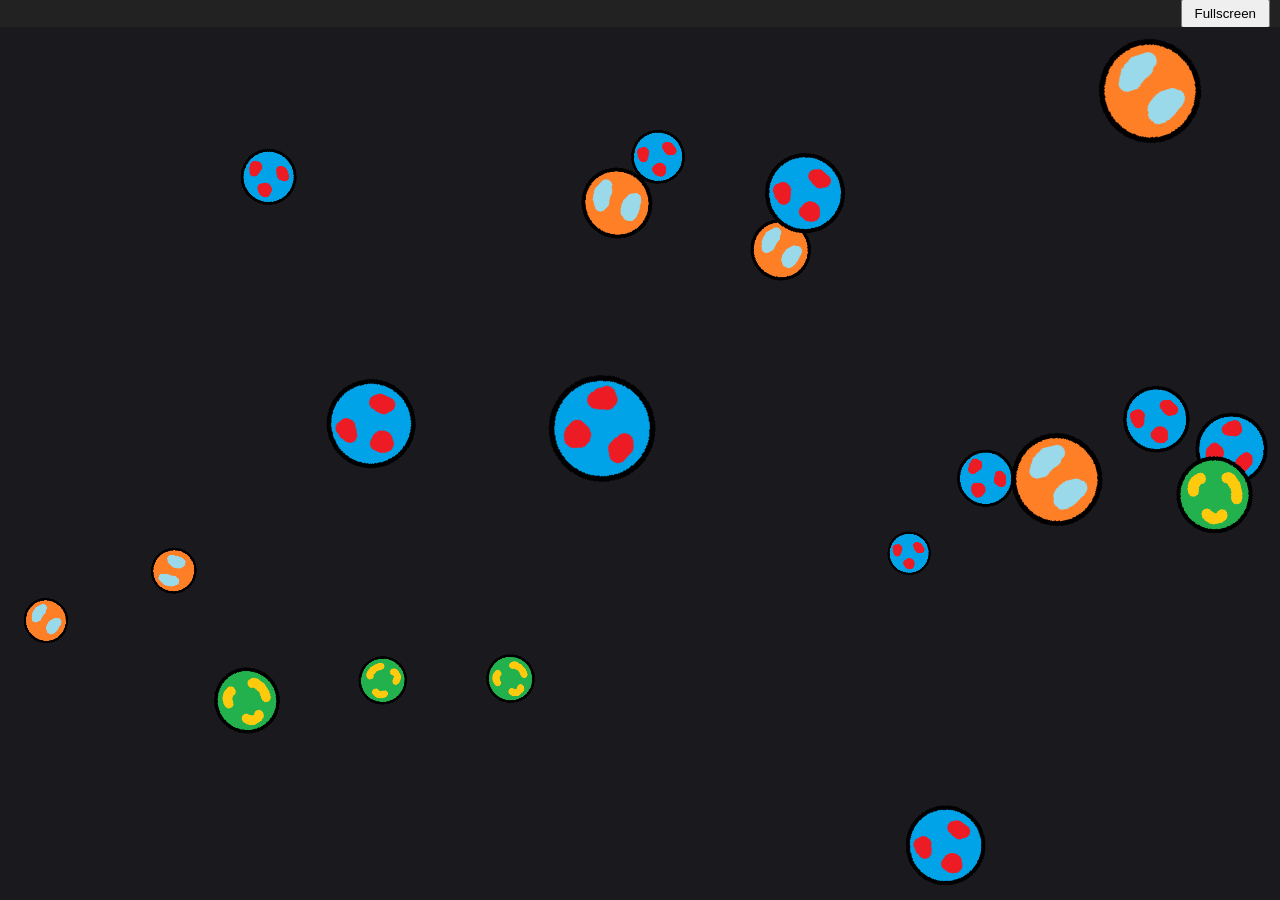
<file: projects/test/try_online/index.html>
<!doctype html>
<html>
<head>
    <meta charset="utf-8">
    <title>Mon jeu</title>

    <style>
        html, body {
            margin: 0;
            width: 100%;
            height: 100%;
            overflow: hidden;
            background: #222;
        }

        #toolbar {
            height: 3vh;
            display: flex;
            align-items: center;
            justify-content: flex-end;
            box-sizing: border-box;
            padding: 5px 10px;
        }

        #fullscreen {
            padding: 5px 12px;
            cursor: pointer;
        }

        #canvas {
            width: 100%;
            height: 97vh;
            display: block;
        }
    </style>
</head>

<body>

    <div id="toolbar">
        <button id="fullscreen">Fullscreen</button>
    </div>

    <canvas id="canvas"
            oncontextmenu="event.preventDefault()">
    </canvas>

    <script>
        document.getElementById("fullscreen").addEventListener("click", () => {
            const canvas = document.getElementById("canvas");

            if (!document.fullscreenElement) {
                canvas.requestFullscreen();
            } else {
                document.exitFullscreen();
            }
        });
    </script>

    <script async type="text/javascript" src="projt1.js"></script>

</body>
</html>
</file>
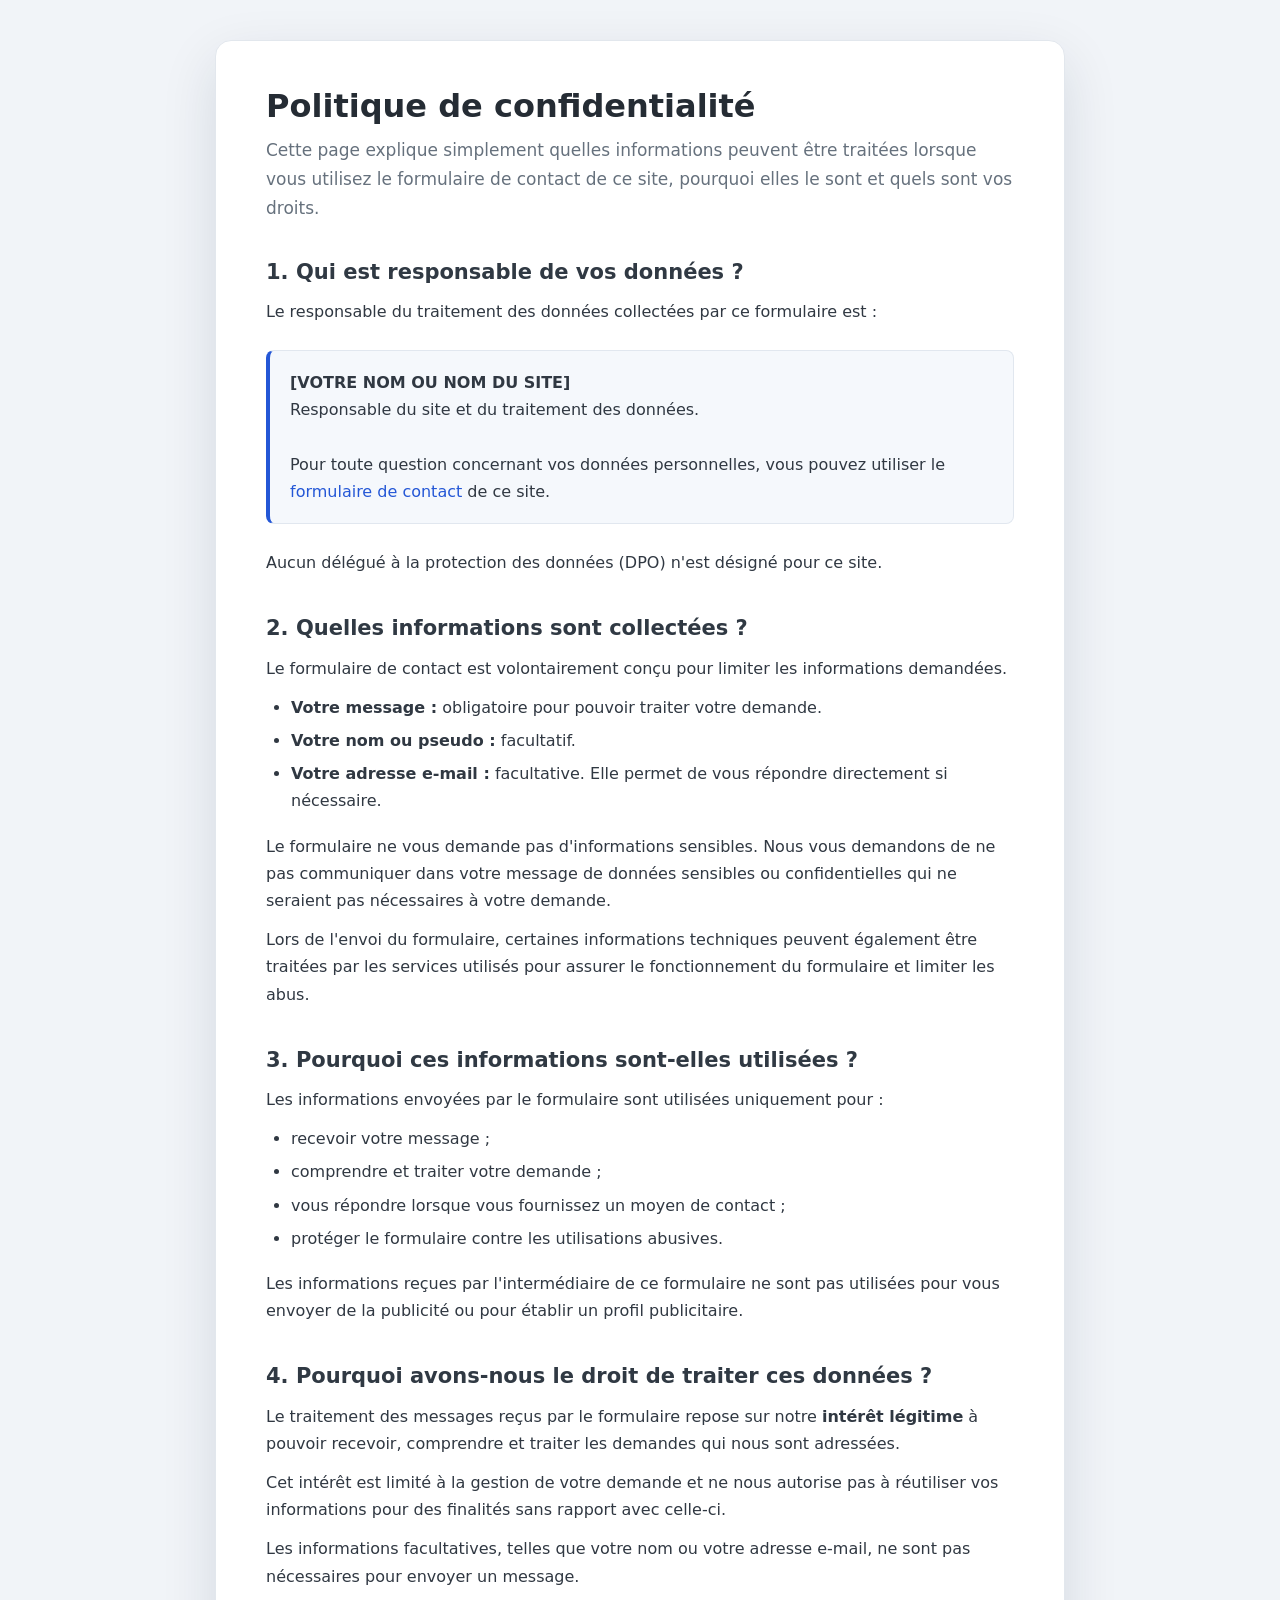
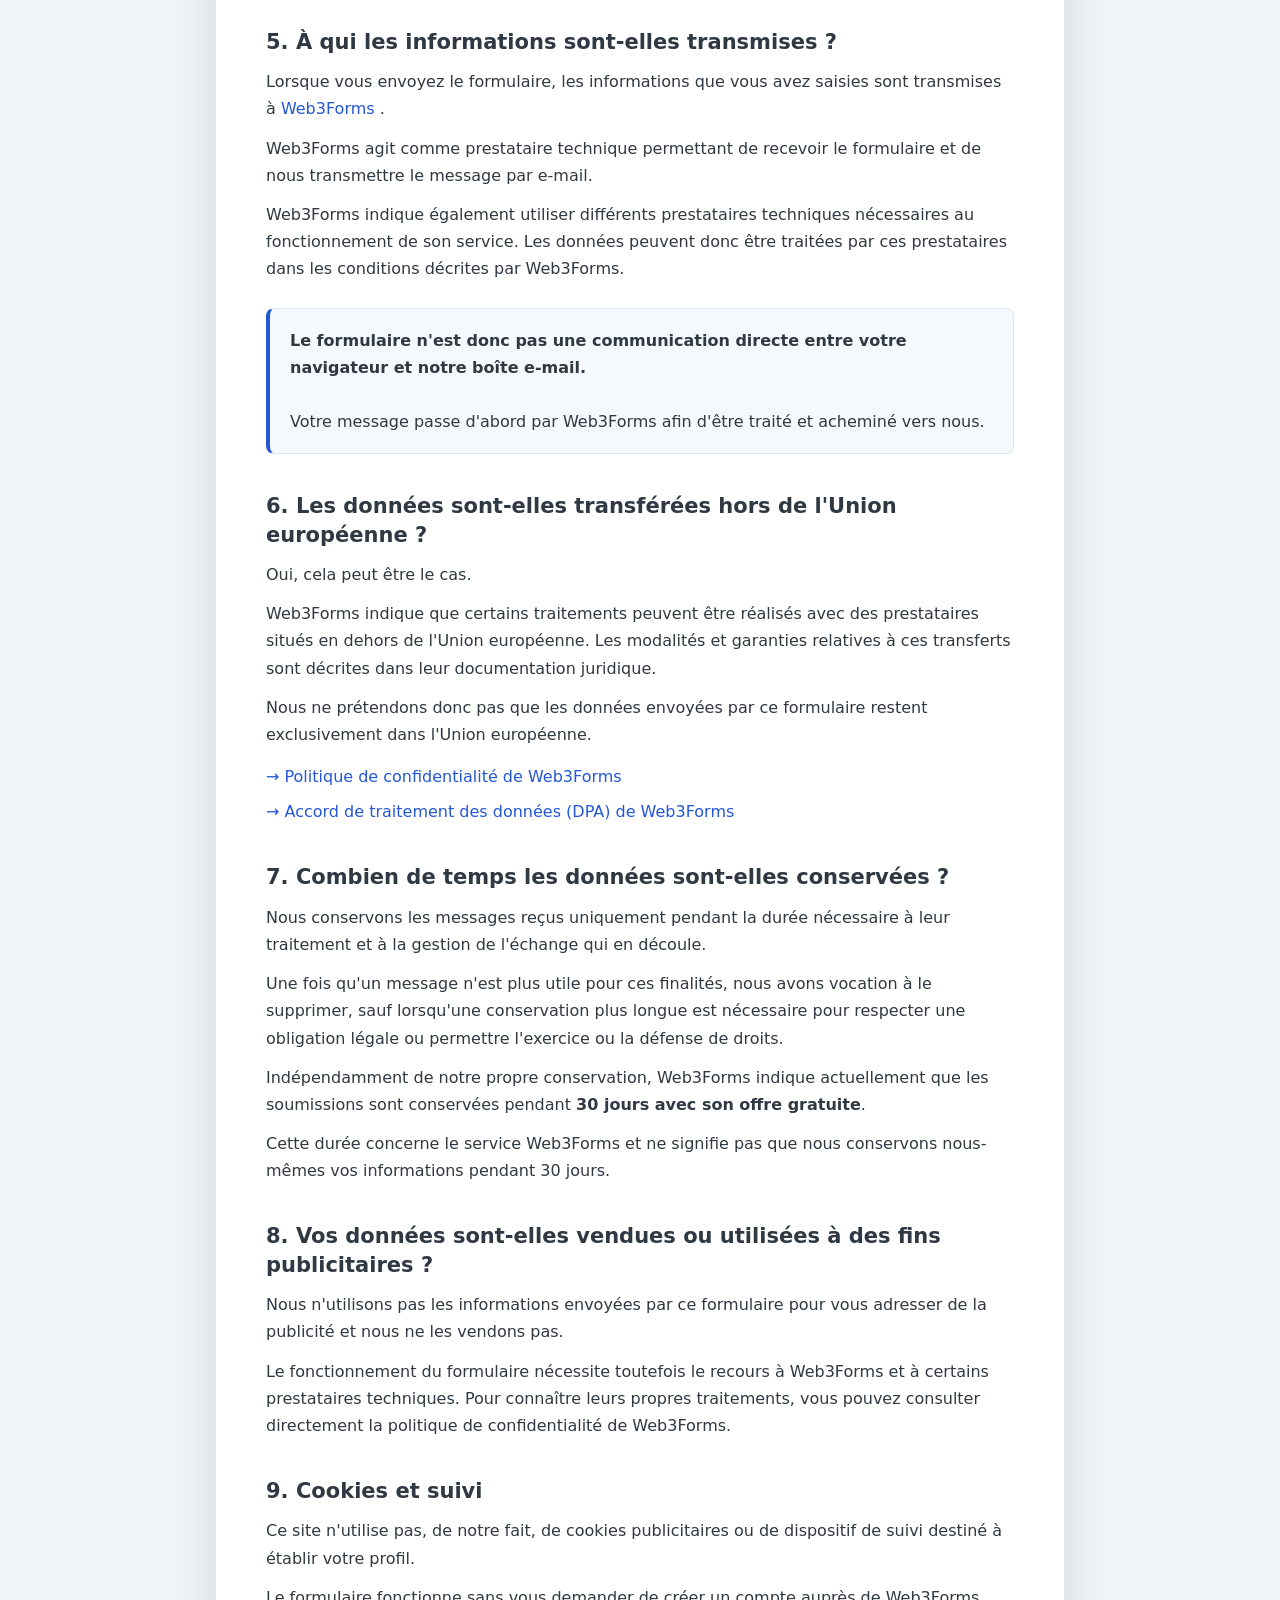
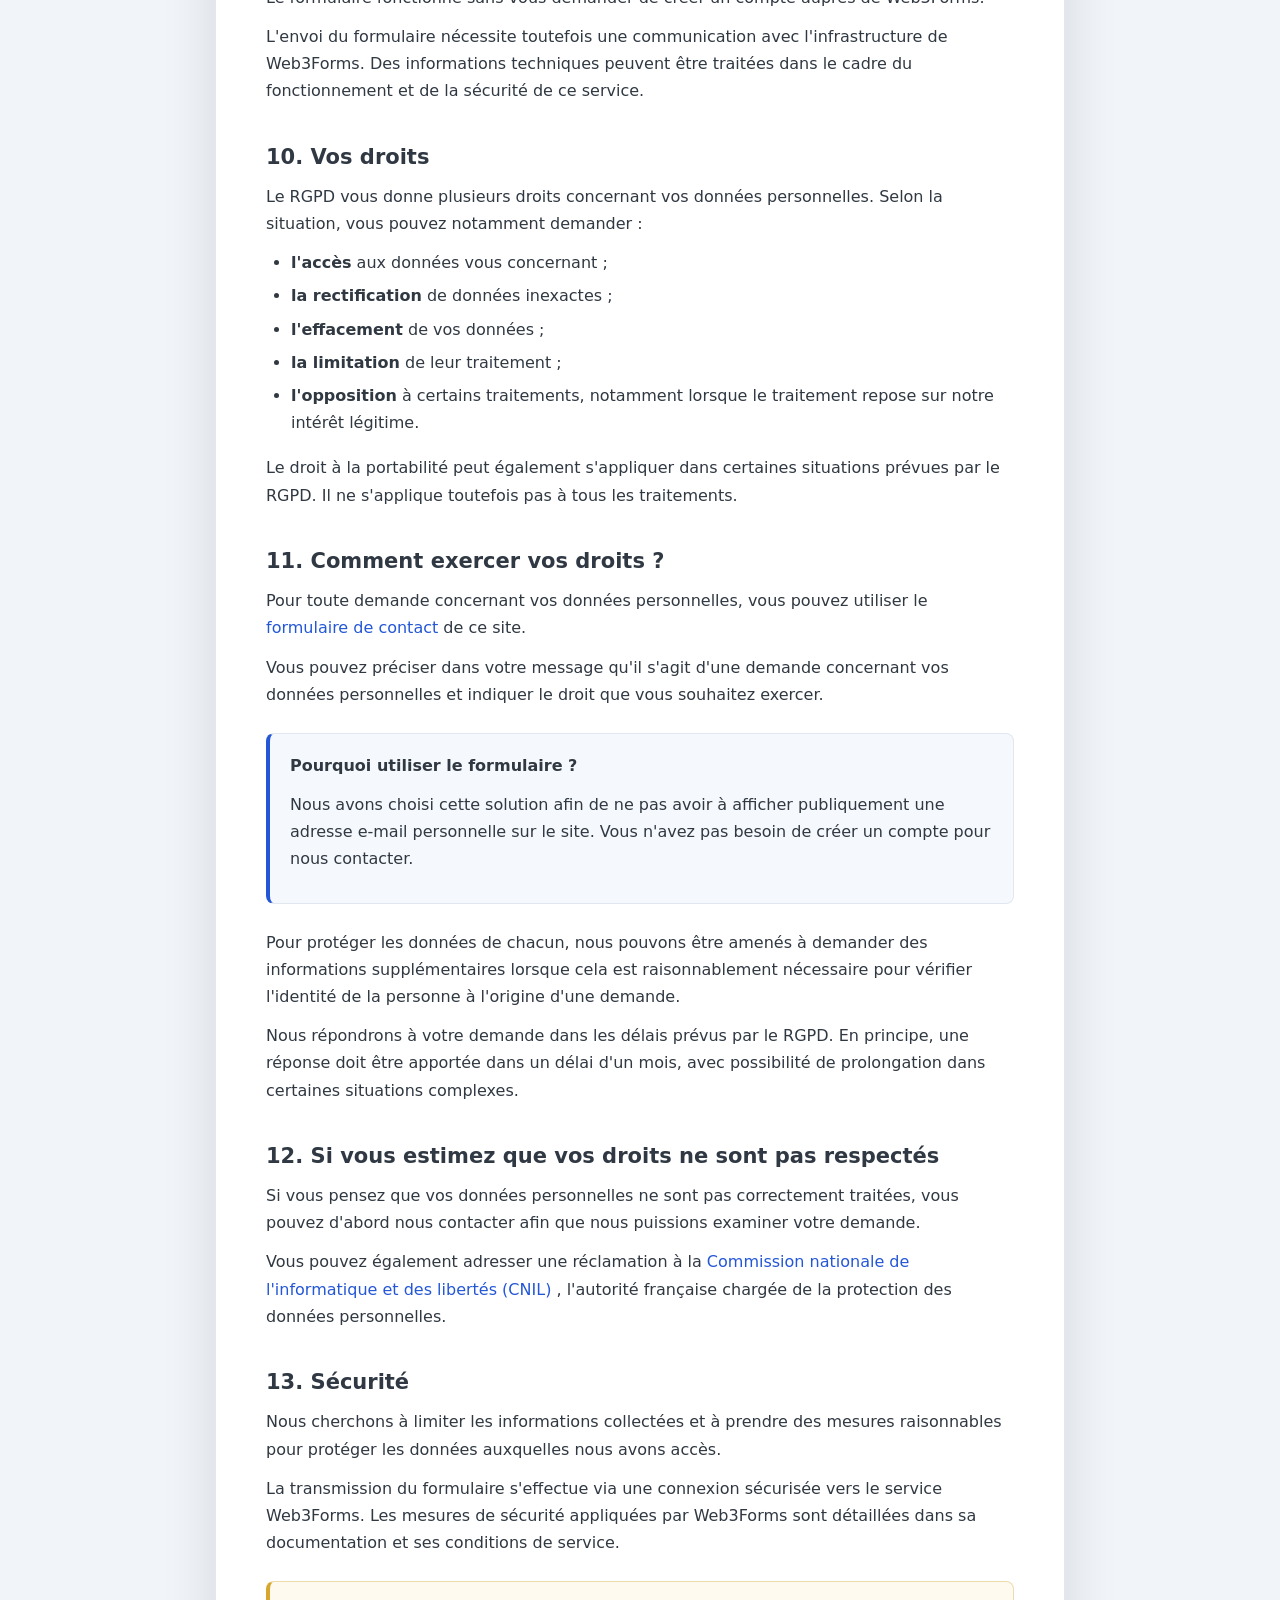
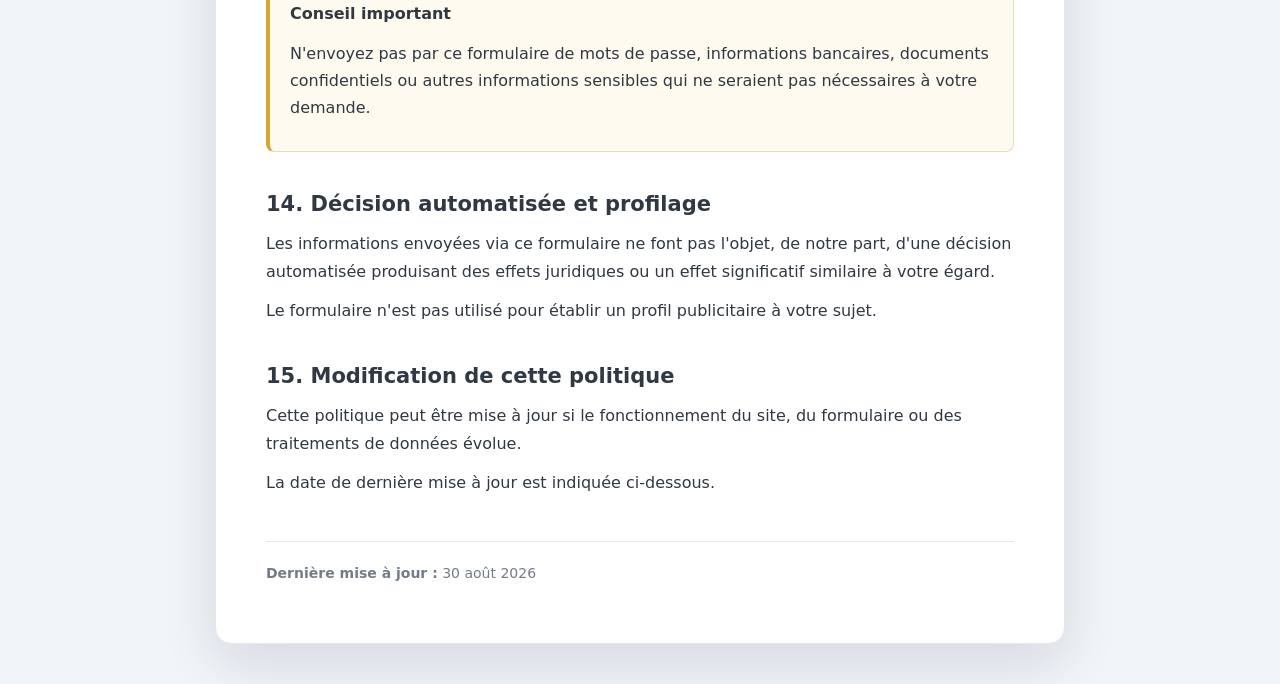
<file: contact/confidentialite.html>
<!DOCTYPE html>
<html lang="fr">
<head>
    <meta charset="UTF-8">
    <meta name="viewport" content="width=device-width, initial-scale=1.0">

    <title>Politique de confidentialité</title>

    <style>
        :root {
            color-scheme: light;
        }

        * {
            box-sizing: border-box;
        }

        html {
            scroll-behavior: smooth;
        }

        body {
            margin: 0;
            padding: 40px 20px;

            background: #f1f4f8;
            color: #303842;

            font-family:
                system-ui,
                -apple-system,
                BlinkMacSystemFont,
                "Segoe UI",
                sans-serif;

            font-size: 16px;
            line-height: 1.7;
        }

        .privacy-page {
            width: 100%;
            max-width: 850px;
            margin: 0 auto;

            padding: 45px 50px;

            background: #ffffff;

            border: 1px solid #e2e7ed;
            border-radius: 16px;

            box-shadow:
                0 20px 55px rgba(20, 35, 55, 0.12);
        }

        h1 {
            margin: 0 0 10px;

            color: #252c34;

            font-size: 32px;
            line-height: 1.25;
        }

        .intro {
            margin: 0 0 35px;

            color: #66717d;

            font-size: 17px;
        }

        h2 {
            margin: 38px 0 12px;

            color: #303943;

            font-size: 21px;
            line-height: 1.35;
        }

        h2:first-of-type {
            margin-top: 0;
        }

        p {
            margin: 12px 0;
        }

        ul {
            margin: 12px 0 18px;
            padding-left: 25px;
        }

        li {
            margin: 6px 0;
        }

        a {
            color: #2457d6;
            text-decoration: none;
        }

        a:hover {
            text-decoration: underline;
        }

        .info-box {
            margin: 25px 0;
            padding: 18px 20px;

            background: #f5f8fc;

            border: 1px solid #e1e7ef;
            border-left: 4px solid #2457d6;
            border-radius: 8px;
        }

        .warning-box {
            margin: 25px 0;
            padding: 18px 20px;

            background: #fffaf0;

            border: 1px solid #eadcae;
            border-left: 4px solid #d6a72c;
            border-radius: 8px;
        }

        .links {
            margin-top: 15px;
        }

        .links a {
            display: block;
            margin: 8px 0;
        }

        .last-update {
            margin-top: 45px;
            padding-top: 20px;

            border-top: 1px solid #e4e8ed;

            color: #737d87;
            font-size: 14px;
        }

        @media (max-width: 650px) {
            body {
                padding: 15px 10px;
                font-size: 16px;
            }

            .privacy-page {
                padding: 30px 22px;
                border-radius: 12px;
            }

            h1 {
                font-size: 27px;
            }

            .intro {
                font-size: 16px;
            }

            h2 {
                font-size: 19px;
            }
        }
    </style>
</head>

<body>

<main class="privacy-page">

    <h1>Politique de confidentialité</h1>

    <p class="intro">
        Cette page explique simplement quelles informations peuvent être
        traitées lorsque vous utilisez le formulaire de contact de ce site,
        pourquoi elles le sont et quels sont vos droits.
    </p>


    <h2>1. Qui est responsable de vos données ?</h2>

    <p>
        Le responsable du traitement des données collectées par ce formulaire
        est :
    </p>

    <div class="info-box">

        <strong>[VOTRE NOM OU NOM DU SITE]</strong><br>

        Responsable du site et du traitement des données.
        
        <br><br>

        Pour toute question concernant vos données personnelles, vous pouvez
        utiliser le
        <a href="contact.html">
            formulaire de contact
        </a>
        de ce site.

    </div>

    <p>
        Aucun délégué à la protection des données (DPO) n'est désigné pour
        ce site.
    </p>


    <h2>2. Quelles informations sont collectées ?</h2>

    <p>
        Le formulaire de contact est volontairement conçu pour limiter les
        informations demandées.
    </p>

    <ul>
        <li>
            <strong>Votre message :</strong> obligatoire pour pouvoir traiter
            votre demande.
        </li>

        <li>
            <strong>Votre nom ou pseudo :</strong> facultatif.
        </li>

        <li>
            <strong>Votre adresse e-mail :</strong> facultative. Elle permet
            de vous répondre directement si nécessaire.
        </li>
    </ul>

    <p>
        Le formulaire ne vous demande pas d'informations sensibles.
        Nous vous demandons de ne pas communiquer dans votre message de
        données sensibles ou confidentielles qui ne seraient pas nécessaires
        à votre demande.
    </p>

    <p>
        Lors de l'envoi du formulaire, certaines informations techniques
        peuvent également être traitées par les services utilisés pour
        assurer le fonctionnement du formulaire et limiter les abus.
    </p>


    <h2>3. Pourquoi ces informations sont-elles utilisées ?</h2>

    <p>
        Les informations envoyées par le formulaire sont utilisées uniquement
        pour :
    </p>

    <ul>
        <li>recevoir votre message ;</li>
        <li>comprendre et traiter votre demande ;</li>
        <li>vous répondre lorsque vous fournissez un moyen de contact ;</li>
        <li>protéger le formulaire contre les utilisations abusives.</li>
    </ul>

    <p>
        Les informations reçues par l'intermédiaire de ce formulaire ne sont
        pas utilisées pour vous envoyer de la publicité ou pour établir un
        profil publicitaire.
    </p>


    <h2>4. Pourquoi avons-nous le droit de traiter ces données ?</h2>

    <p>
        Le traitement des messages reçus par le formulaire repose sur notre
        <strong>intérêt légitime</strong> à pouvoir recevoir, comprendre et
        traiter les demandes qui nous sont adressées.
    </p>

    <p>
        Cet intérêt est limité à la gestion de votre demande et ne nous
        autorise pas à réutiliser vos informations pour des finalités sans
        rapport avec celle-ci.
    </p>

    <p>
        Les informations facultatives, telles que votre nom ou votre adresse
        e-mail, ne sont pas nécessaires pour envoyer un message.
    </p>


    <h2>5. À qui les informations sont-elles transmises ?</h2>

    <p>
        Lorsque vous envoyez le formulaire, les informations que vous avez
        saisies sont transmises à
        <a
            href="https://web3forms.com/"
            target="_blank"
            rel="noopener noreferrer"
        >
            Web3Forms
        </a>.
    </p>

    <p>
        Web3Forms agit comme prestataire technique permettant de recevoir
        le formulaire et de nous transmettre le message par e-mail.
    </p>

    <p>
        Web3Forms indique également utiliser différents prestataires
        techniques nécessaires au fonctionnement de son service. Les données
        peuvent donc être traitées par ces prestataires dans les conditions
        décrites par Web3Forms.
    </p>

    <div class="info-box">

        <strong>
            Le formulaire n'est donc pas une communication directe entre
            votre navigateur et notre boîte e-mail.
        </strong>

        <br><br>

        Votre message passe d'abord par Web3Forms afin d'être traité et
        acheminé vers nous.

    </div>


    <h2>6. Les données sont-elles transférées hors de l'Union européenne ?</h2>

    <p>
        Oui, cela peut être le cas.
    </p>

    <p>
        Web3Forms indique que certains traitements peuvent être réalisés
        avec des prestataires situés en dehors de l'Union européenne.
        Les modalités et garanties relatives à ces transferts sont décrites
        dans leur documentation juridique.
    </p>

    <p>
        Nous ne prétendons donc pas que les données envoyées par ce formulaire
        restent exclusivement dans l'Union européenne.
    </p>

    <div class="links">

        <a
            href="https://web3forms.com/privacy"
            target="_blank"
            rel="noopener noreferrer"
        >
            → Politique de confidentialité de Web3Forms
        </a>

        <a
            href="https://web3forms.com/dpa"
            target="_blank"
            rel="noopener noreferrer"
        >
            → Accord de traitement des données (DPA) de Web3Forms
        </a>

    </div>


    <h2>7. Combien de temps les données sont-elles conservées ?</h2>

    <p>
        Nous conservons les messages reçus uniquement pendant la durée
        nécessaire à leur traitement et à la gestion de l'échange qui en
        découle.
    </p>

    <p>
        Une fois qu'un message n'est plus utile pour ces finalités, nous
        avons vocation à le supprimer, sauf lorsqu'une conservation plus
        longue est nécessaire pour respecter une obligation légale ou
        permettre l'exercice ou la défense de droits.
    </p>

    <p>
        Indépendamment de notre propre conservation, Web3Forms indique
        actuellement que les soumissions sont conservées pendant
        <strong>30 jours avec son offre gratuite</strong>.
    </p>

    <p>
        Cette durée concerne le service Web3Forms et ne signifie pas que nous
        conservons nous-mêmes vos informations pendant 30 jours.
    </p>


    <h2>8. Vos données sont-elles vendues ou utilisées à des fins publicitaires ?</h2>

    <p>
        Nous n'utilisons pas les informations envoyées par ce formulaire
        pour vous adresser de la publicité et nous ne les vendons pas.
    </p>

    <p>
        Le fonctionnement du formulaire nécessite toutefois le recours à
        Web3Forms et à certains prestataires techniques. Pour connaître
        leurs propres traitements, vous pouvez consulter directement la
        politique de confidentialité de Web3Forms.
    </p>


    <h2>9. Cookies et suivi</h2>

    <p>
        Ce site n'utilise pas, de notre fait, de cookies publicitaires ou
        de dispositif de suivi destiné à établir votre profil.
    </p>

    <p>
        Le formulaire fonctionne sans vous demander de créer un compte
        auprès de Web3Forms.
    </p>

    <p>
        L'envoi du formulaire nécessite toutefois une communication avec
        l'infrastructure de Web3Forms. Des informations techniques peuvent
        être traitées dans le cadre du fonctionnement et de la sécurité
        de ce service.
    </p>


    <h2>10. Vos droits</h2>

    <p>
        Le RGPD vous donne plusieurs droits concernant vos données
        personnelles. Selon la situation, vous pouvez notamment demander :
    </p>

    <ul>
        <li>
            <strong>l'accès</strong> aux données vous concernant ;
        </li>

        <li>
            <strong>la rectification</strong> de données inexactes ;
        </li>

        <li>
            <strong>l'effacement</strong> de vos données ;
        </li>

        <li>
            <strong>la limitation</strong> de leur traitement ;
        </li>

        <li>
            <strong>l'opposition</strong> à certains traitements, notamment
            lorsque le traitement repose sur notre intérêt légitime.
        </li>
    </ul>

    <p>
        Le droit à la portabilité peut également s'appliquer dans certaines
        situations prévues par le RGPD. Il ne s'applique toutefois pas à
        tous les traitements.
    </p>


    <h2>11. Comment exercer vos droits ?</h2>

    <p>
        Pour toute demande concernant vos données personnelles, vous pouvez
        utiliser le
        <a href="contact.html">
            formulaire de contact
        </a>
        de ce site.
    </p>

    <p>
        Vous pouvez préciser dans votre message qu'il s'agit d'une demande
        concernant vos données personnelles et indiquer le droit que vous
        souhaitez exercer.
    </p>

    <div class="info-box">

        <strong>Pourquoi utiliser le formulaire ?</strong>

        <p>
            Nous avons choisi cette solution afin de ne pas avoir à afficher
            publiquement une adresse e-mail personnelle sur le site.
            Vous n'avez pas besoin de créer un compte pour nous contacter.
        </p>

    </div>

    <p>
        Pour protéger les données de chacun, nous pouvons être amenés à
        demander des informations supplémentaires lorsque cela est
        raisonnablement nécessaire pour vérifier l'identité de la personne
        à l'origine d'une demande.
    </p>

    <p>
        Nous répondrons à votre demande dans les délais prévus par le RGPD.
        En principe, une réponse doit être apportée dans un délai d'un mois,
        avec possibilité de prolongation dans certaines situations complexes.
    </p>


    <h2>12. Si vous estimez que vos droits ne sont pas respectés</h2>

    <p>
        Si vous pensez que vos données personnelles ne sont pas correctement
        traitées, vous pouvez d'abord nous contacter afin que nous puissions
        examiner votre demande.
    </p>

    <p>
        Vous pouvez également adresser une réclamation à la
        <a
            href="https://www.cnil.fr/"
            target="_blank"
            rel="noopener noreferrer"
        >
            Commission nationale de l'informatique et des libertés (CNIL)
        </a>,
        l'autorité française chargée de la protection des données
        personnelles.
    </p>


    <h2>13. Sécurité</h2>

    <p>
        Nous cherchons à limiter les informations collectées et à prendre
        des mesures raisonnables pour protéger les données auxquelles nous
        avons accès.
    </p>

    <p>
        La transmission du formulaire s'effectue via une connexion sécurisée
        vers le service Web3Forms. Les mesures de sécurité appliquées par
        Web3Forms sont détaillées dans sa documentation et ses conditions
        de service.
    </p>

    <div class="warning-box">

        <strong>Conseil important</strong>

        <p>
            N'envoyez pas par ce formulaire de mots de passe, informations
            bancaires, documents confidentiels ou autres informations
            sensibles qui ne seraient pas nécessaires à votre demande.
        </p>

    </div>


    <h2>14. Décision automatisée et profilage</h2>

    <p>
        Les informations envoyées via ce formulaire ne font pas l'objet,
        de notre part, d'une décision automatisée produisant des effets
        juridiques ou un effet significatif similaire à votre égard.
    </p>

    <p>
        Le formulaire n'est pas utilisé pour établir un profil publicitaire
        à votre sujet.
    </p>


    <h2>15. Modification de cette politique</h2>

    <p>
        Cette politique peut être mise à jour si le fonctionnement du site,
        du formulaire ou des traitements de données évolue.
    </p>

    <p>
        La date de dernière mise à jour est indiquée ci-dessous.
    </p>


    <p class="last-update">
        <strong>Dernière mise à jour :</strong>
        30 août 2026
    </p>

</main>

</body>
</html>
</file>
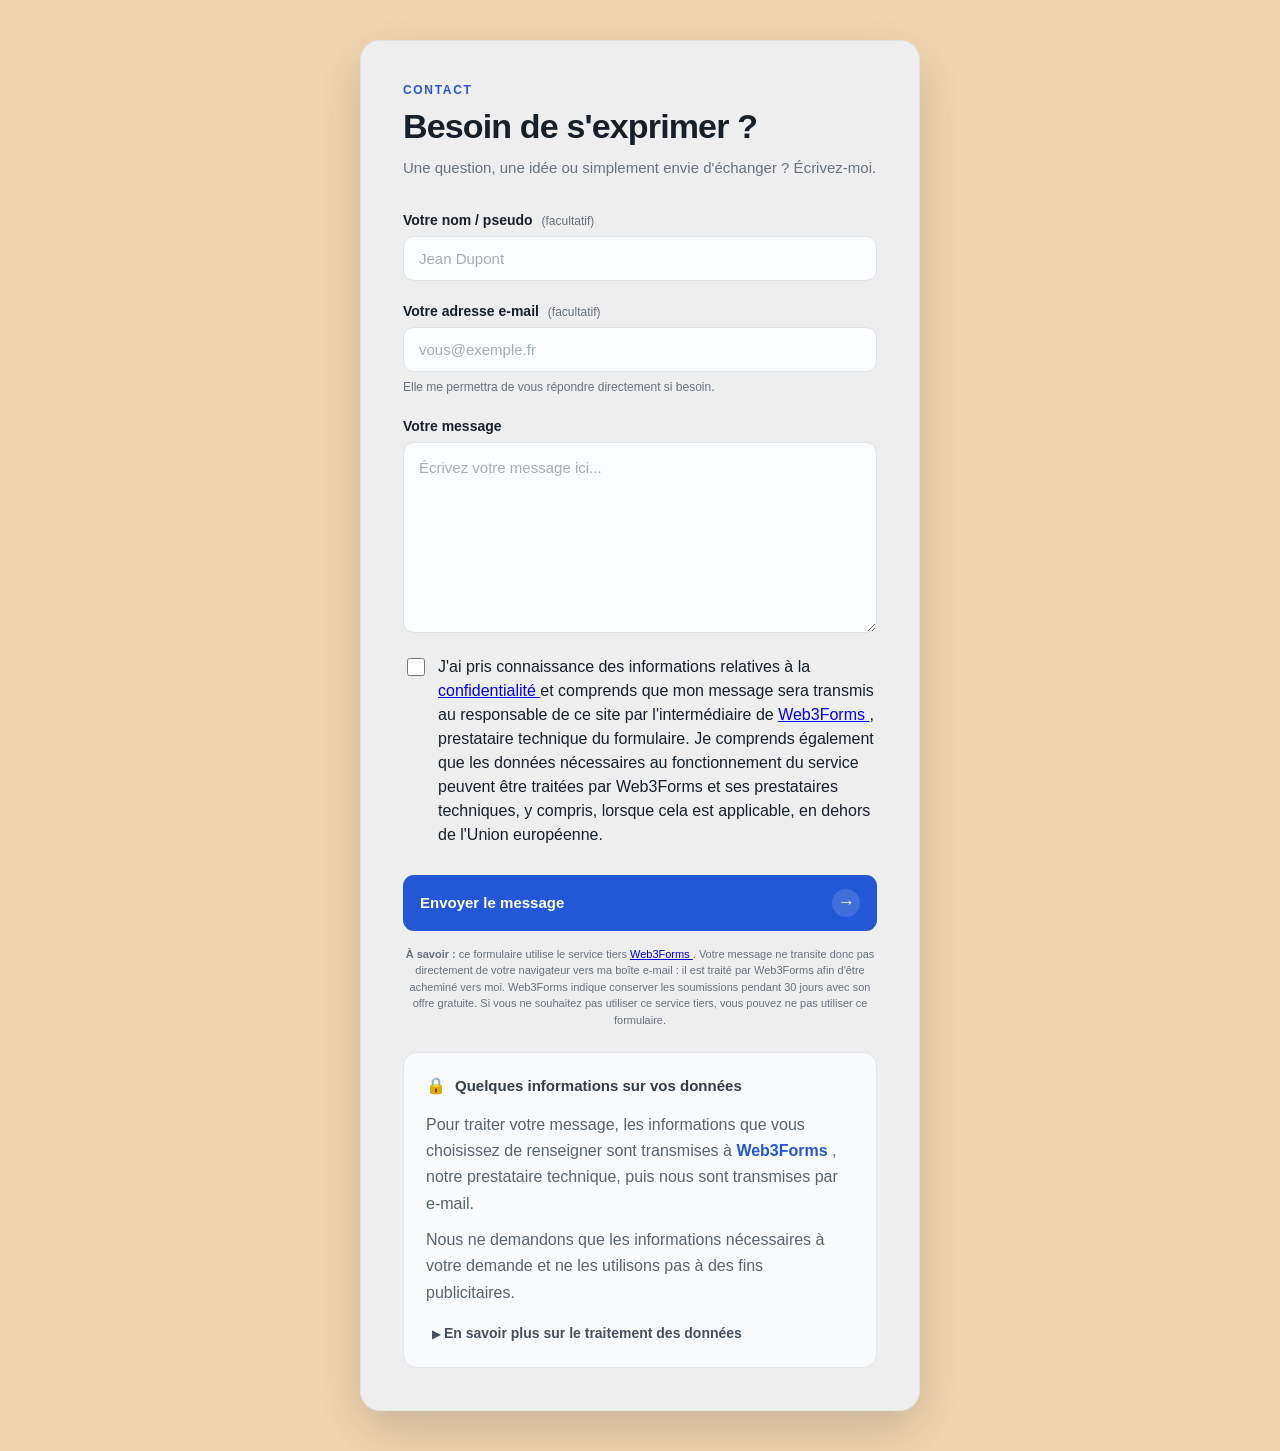
<file: contact/contact.html>
<!DOCTYPE html>
<html lang="fr">
<head>
    <meta charset="UTF-8">
    <meta name="viewport" content="width=device-width, initial-scale=1.0">

    <title>Contact</title>

    <link rel="stylesheet" href="contact.css">
</head>

<body>

<form
    class="contact-form"
    action="https://api.web3forms.com/submit"
    method="POST"
>

    <!-- Identifiant public du formulaire Web3Forms -->
    <input
        type="hidden"
        name="access_key"
        value="<LA_CLÉ>"
    >

    <!-- Objet du message reçu -->
    <input
        type="hidden"
        name="subject"
        value="Nouveau message depuis le site"
    >

    <!--
        Honeypot anti-spam.
        Invisible pour l'utilisateur.
        Ne contient aucune donnée personnelle.
    -->
    <input
        type="checkbox"
        name="botcheck"
        class="hidden-field"
        tabindex="-1"
        autocomplete="off"
    >

    <div class="form-header">
        <span class="form-eyebrow">CONTACT</span>

        <h2>Besoin de s'exprimer ?</h2>

        <p>
            Une question, une idée ou simplement envie d'échanger ?
            Écrivez-moi.
        </p>
    </div>


    <div class="form-group">

        <label for="name">
            Votre nom / pseudo
            <span class="optional">(facultatif)</span>
        </label>

        <input
            type="text"
            id="name"
            name="name"
            placeholder="Jean Dupont"
            autocomplete="name"
        >

    </div>


    <div class="form-group">

        <label for="email">
            Votre adresse e-mail
            <span class="optional">(facultatif)</span>
        </label>

        <input
            type="email"
            id="email"
            name="email"
            placeholder="vous@exemple.fr"
            autocomplete="email"
        >

        <small>
            Elle me permettra de vous répondre directement si besoin.
        </small>

    </div>


    <div class="form-group">

        <label for="message">
            Votre message
        </label>

        <textarea
            id="message"
            name="message"
            rows="7"
            placeholder="Écrivez votre message ici..."
            required
        ></textarea>

    </div>


    <!--
        Prise de connaissance.
        Pas de name/value :
        cette case n'est donc pas envoyée comme donnée du formulaire.
    -->
    <div class="privacy-consent">

        <input
            type="checkbox"
            id="privacy-consent"
            required
        >

        <!-- <label for="privacy-consent">  -->
        <div class="privacy-consent-text">
            J'ai pris connaissance des informations relatives à la
            <a href="#confidentialite">
                confidentialité
            </a>
            et comprends que mon message sera transmis au responsable
            de ce site par l'intermédiaire de
            <a
                href="https://web3forms.com/"
                target="_blank"
                rel="noopener noreferrer"
            >
                Web3Forms
            </a>,
            prestataire technique du formulaire.

            Je comprends également que les données nécessaires au
            fonctionnement du service peuvent être traitées par
            Web3Forms et ses prestataires techniques, y compris,
            lorsque cela est applicable, en dehors de l'Union européenne.

        <!-- </label> -->
        </div>

    </div>


    <button
        type="submit"
        class="submit-button"
    >
        <span>Envoyer le message</span>
        <span class="arrow">→</span>
    </button>


    <p class="form-note">

        <strong>À savoir :</strong>
        ce formulaire utilise le service tiers
        <a
            href="https://web3forms.com/"
            target="_blank"
            rel="noopener noreferrer"
        >
            Web3Forms
        </a>.

        Votre message ne transite donc pas directement de votre navigateur
        vers ma boîte e-mail : il est traité par Web3Forms afin d'être
        acheminé vers moi.

        Web3Forms indique conserver les soumissions pendant 30 jours
        avec son offre gratuite.

        Si vous ne souhaitez pas utiliser ce service tiers, vous pouvez
        ne pas utiliser ce formulaire.

    </p>


    <section
        id="confidentialite"
        class="form-privacy"
    >

        <div class="privacy-info">

            <div class="privacy-title">

                <span class="privacy-icon">
                    🔒
                </span>

                <strong>
                    Quelques informations sur vos données
                </strong>

            </div>


            <p>

                Pour traiter votre message, les informations que vous
                choisissez de renseigner sont transmises à

                <a
                    href="https://web3forms.com/"
                    target="_blank"
                    rel="noopener noreferrer"
                >
                    <strong>Web3Forms</strong>
                </a>,

                notre prestataire technique, puis nous sont transmises
                par e-mail.

            </p>


            <p>

                Nous ne demandons que les informations nécessaires à votre
                demande et ne les utilisons pas à des fins publicitaires.

            </p>


            <details>

                <summary>
                    <span class="summary-arrow">▶</span>
                    <span>En savoir plus sur le traitement des données</span>
                </summary>


                <p>

                    Les informations transmises peuvent comprendre votre
                    nom, votre adresse e-mail et le contenu de votre message,
                    selon les champs que vous choisissez de remplir.

                    Des informations techniques peuvent également être
                    traitées afin d'assurer le fonctionnement du service
                    et de limiter les abus.

                </p>


                <p>

                    Web3Forms indique conserver les soumissions pendant
                    30 jours avec son offre gratuite.

                    Le service fait également appel à différents
                    prestataires techniques et certaines données peuvent
                    être traitées en dehors de l'Union européenne,
                    conformément aux mécanismes de transfert indiqués
                    par Web3Forms.

                </p>


                <p class="privacy-warning">

                    <strong>Important :</strong>
                    évitez de communiquer des informations sensibles ou
                    confidentielles qui ne seraient pas nécessaires
                    à votre demande.

                </p>


                <p>

                    Pour plus de détails sur les traitements effectués
                    par Web3Forms, leurs prestataires et leurs modalités
                    de conservation :

                </p>


                <div class="privacy-links">

                    <a
                        href="confidentialite.html"
                        target="_blank"
                        rel="noopener noreferrer"
                    >
                        Politique de confidentialité du formulaire
                    </a>


                    <a
                        href="https://web3forms.com/privacy"
                        target="_blank"
                        rel="noopener noreferrer"
                    >
                        Politique de confidentialité de Web3Forms
                    </a>


                    <a
                        href="https://web3forms.com/dpa"
                        target="_blank"
                        rel="noopener noreferrer"
                    >
                        Accord de traitement des données (DPA)
                    </a>

                </div>

            </details>

        </div>

    </section>

</form>

</body>
</html>
</file>
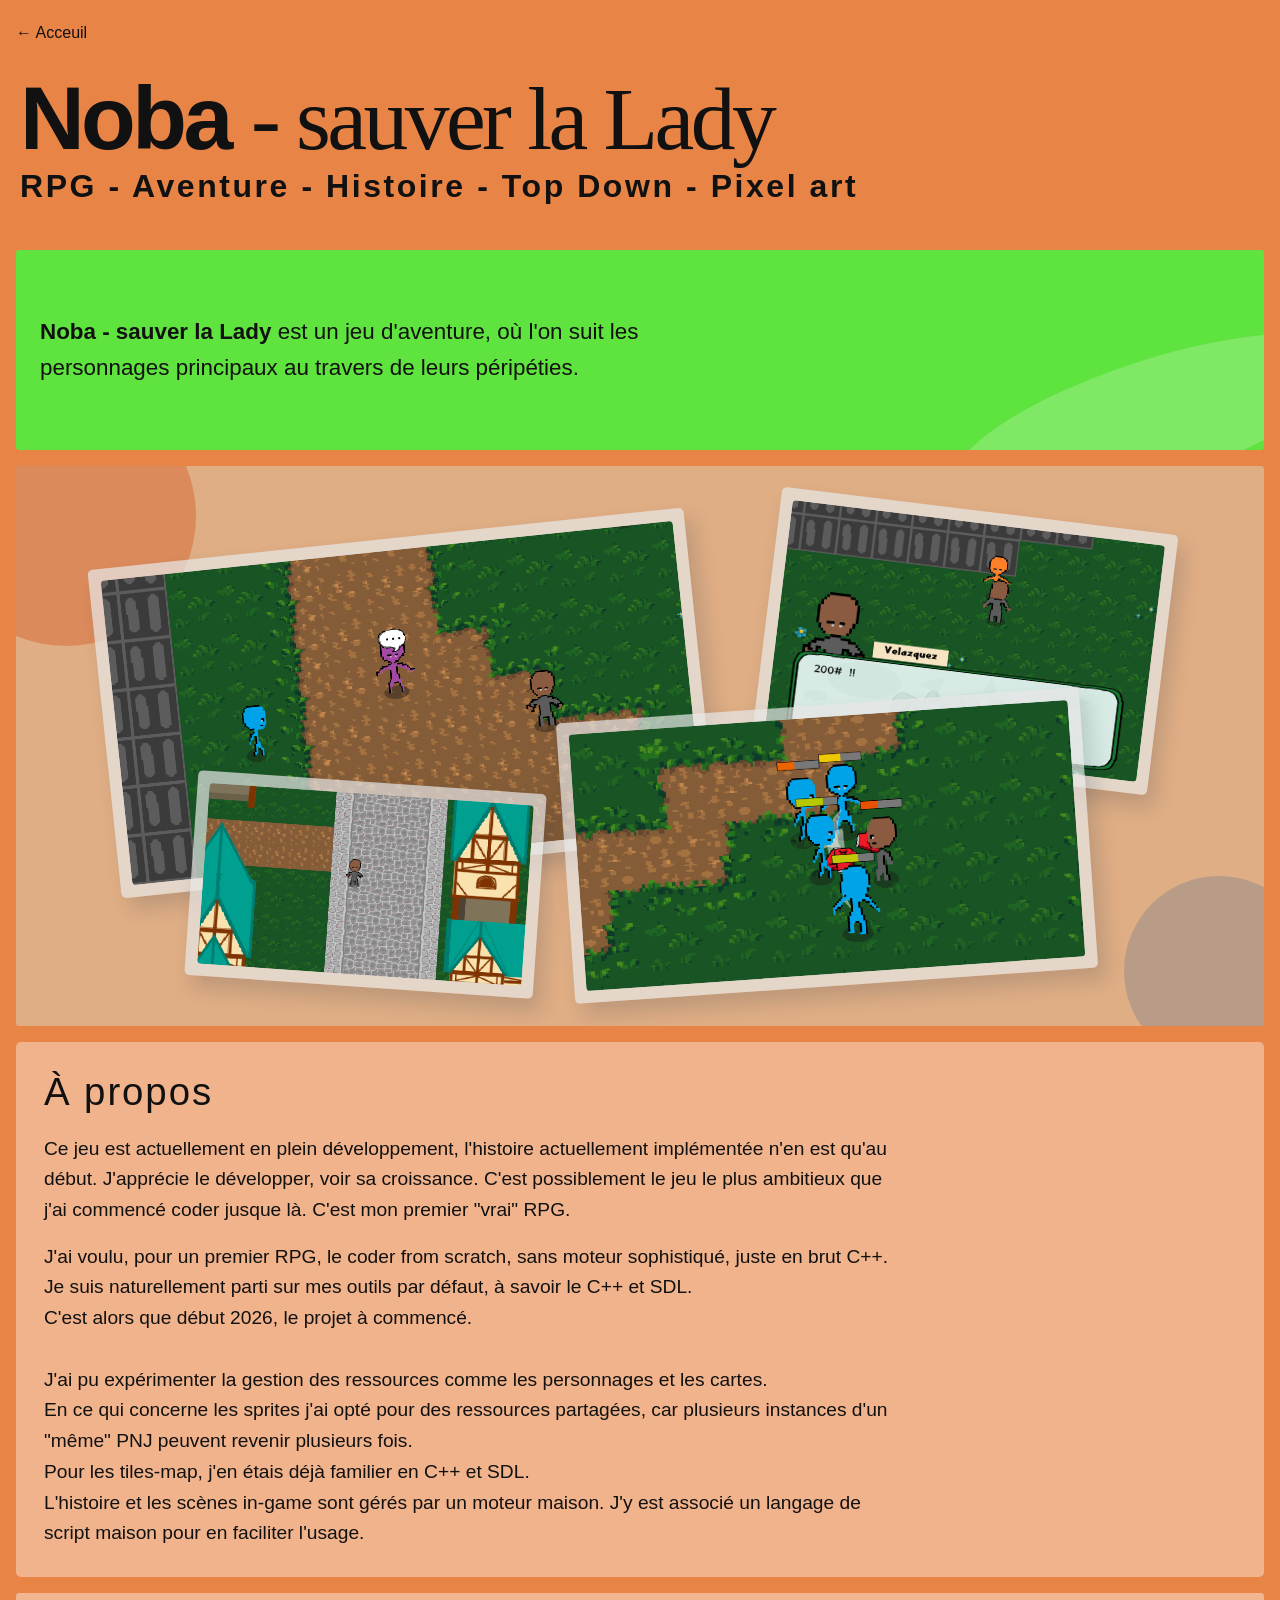
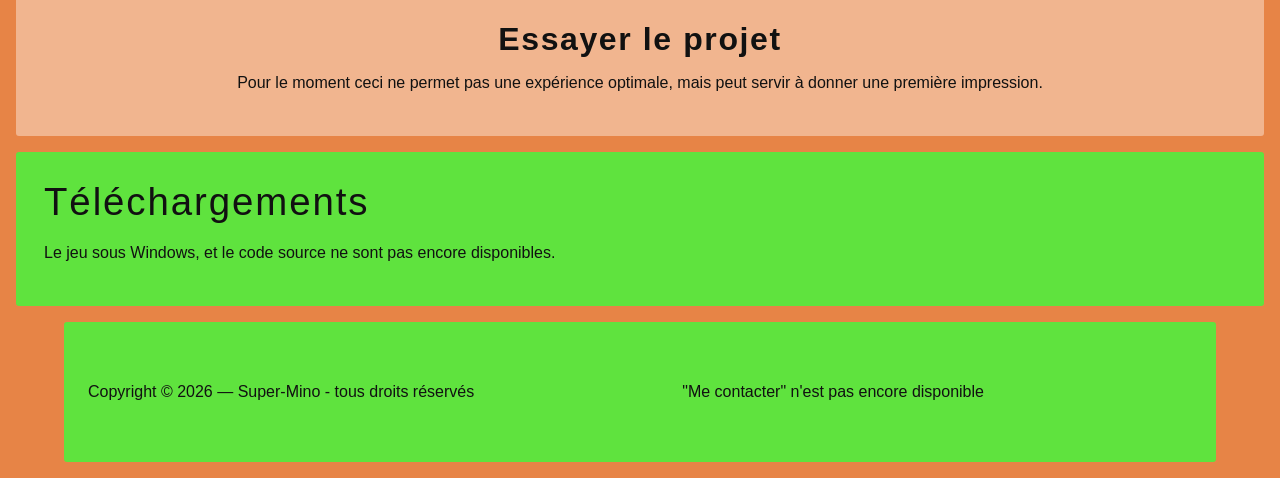
<file: projects/Noba_p/noba_project.html>
<!DOCTYPE html>
<html lang="fr">
<head>
    <meta charset="UTF-8">
    <meta name="viewport" content="width=device-width, initial-scale=1.0">
    <title>Projet — Portfolio</title>
    <link rel="stylesheet" href="noba_project.css">
</head>

<body>
    <main class="page-projet">

        <!-- En-tête du projet -->
        <header class="entete-projet">
            <a class="retour" href="../../index.html">← Acceuil</a>

            <h1>
                <span class="titre-principal">Noba <span class="sous-titre">- sauver la Lady</span></span>
                <span class="titre-secondaire">RPG - Aventure - Histoire - Top Down - Pixel art</span>
            </h1>
        </header>


        <!-- Présentation générale -->
        <section class="introduction-projet">
            <p>
                <strong>Noba - sauver la Lady</strong> est un jeu d'aventure, où l'on suit les personnages principaux au travers de leurs péripéties.
            </p>
        </section>


        <!-- Galerie des trois images -->
        <section class="galerie">

            <figure class="image-projet image-une">
                <img src="image/noba_capture1.png" alt="Illustration du projet 1">
            </figure>

            <figure class="image-projet image-deux">
                <img src="image/noba_capture2.png" alt="Illustration du projet 2">
            </figure>

            <figure class="image-projet image-trois">
                <img src="image/noba_capture3.png" alt="Illustration du projet 3">
            </figure>

            <figure class="image-projet image-quatre">
                <img src="image/noba_capture4.png" alt="Illustration du projet 3">
            </figure>

        </section>


        <!-- Description détaillée -->
        <section class="description-projet">
            <h2>À propos</h2>

            <p>
                Ce jeu est actuellement en plein développement, l'histoire actuellement implémentée n'en est qu'au début. 
                J'apprécie le développer, voir sa croissance. C'est possiblement le jeu le plus 
                ambitieux que j'ai commencé coder jusque là. C'est mon premier "vrai" RPG.
            </p>

            <p>
                J'ai voulu, pour un premier RPG, le coder from scratch, sans moteur sophistiqué, 
                juste en brut C++. Je suis naturellement parti sur mes outils par défaut, à savoir 
                le C++ et SDL.<br>
                C'est alors que début 2026, le projet à commencé.<br><br>
                J'ai pu expérimenter la gestion des ressources comme les personnages et les cartes.
                <br>En ce qui concerne les sprites j'ai opté pour des ressources partagées, car plusieurs instances d'un "même" PNJ peuvent revenir plusieurs fois. 
                <br>Pour les tiles-map, j'en étais déjà familier en C++ et SDL.
                <br>L'histoire et les scènes in-game sont gérés par un moteur maison. J'y est associé un langage de script maison pour en faciliter l'usage.
            </p>
        </section>


        <!-- Accès à la version en ligne -->
        <section class="essai-projet">
            <a href="https://noba-sll.corbaktv-cloudflare.workers.dev/">
                Essayer le projet
            </a>
            <p class"essai-projet-indication">
                Pour le moment ceci ne permet pas une expérience optimale, mais peut servir à donner une première impression.
            </p>
        </section>


        <!-- Téléchargements -->
        <section class="telechargements">
            <h2>Téléchargements</h2>

            <p>Le jeu sous Windows, et le code source ne sont pas encore disponibles.</p>
            <!--
            <ul>
                <li>
                    <a href="image/teste1.png" download="teste1.png">
                        Télécharger le fichier 1
                    </a>
                </li>

                <li>
                    <a href="image/teste2.png" download="teste2.png">
                        Télécharger le fichier 2
                    </a>
                </li>
            </ul>
            -->
        </section>


        <!-- Pied de page -->
        <footer class="pied-projet">
            <p>Copyright © 2026 — Super-Mino - tous droits réservés</p>
            <p>"Me contacter" n'est pas encore disponible</p>
            <div class="liens-fin">
                <!--<a href="#">Licence</a>-->
                <!--<a href="#">Copyright (c) tous droits réservés</a>-->
                <!--<a href="mailto:contact@example.com">Contact</a>-->
            </div>
        </footer>

    </main>
</body>
</html>
</file>
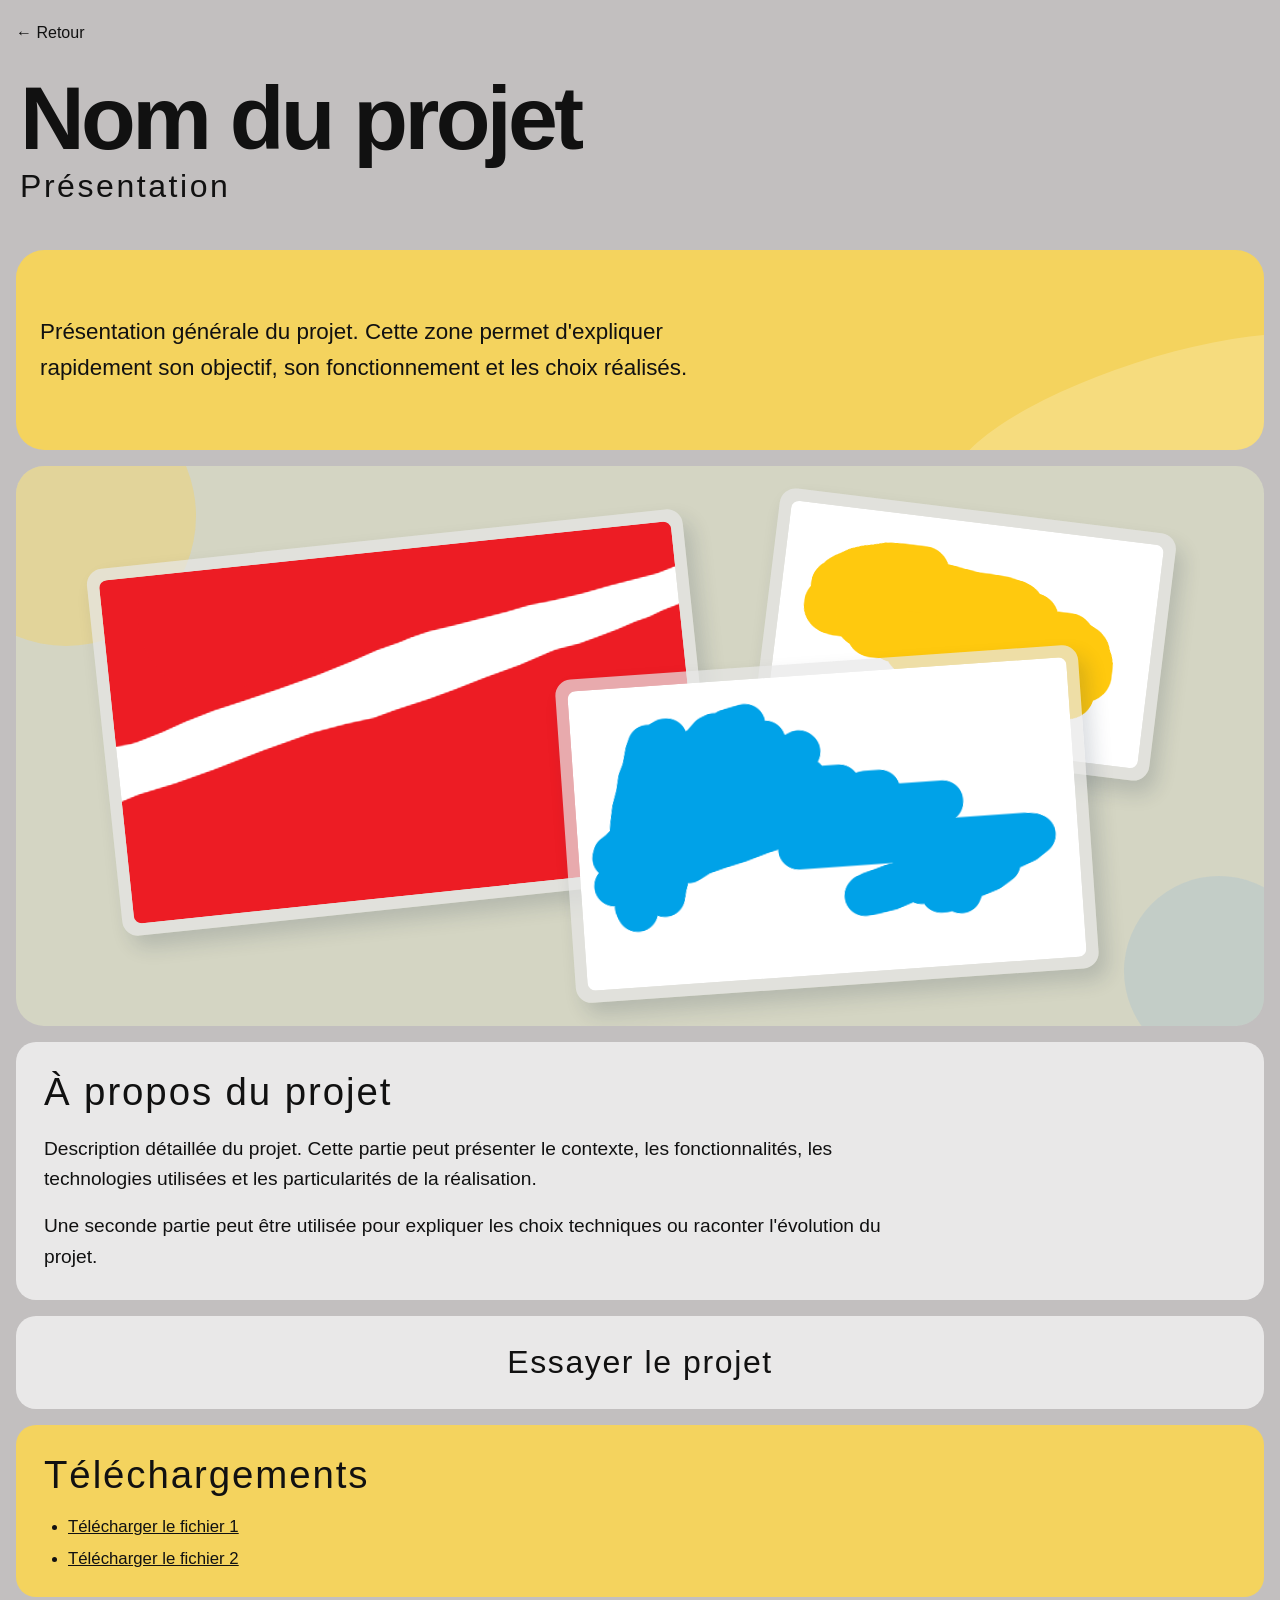
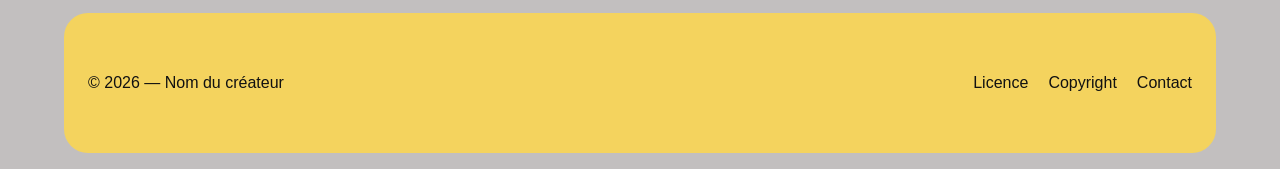
<file: projects/test/projet.html>
<!DOCTYPE html>
<html lang="fr">
<head>
    <meta charset="UTF-8">
    <meta name="viewport" content="width=device-width, initial-scale=1.0">
    <title>Projet — Portfolio</title>
    <link rel="stylesheet" href="projet.css">
</head>

<body>
    <main class="page-projet">

        <!-- En-tête du projet -->
        <header class="entete-projet">
            <a class="retour" href="../../index.html">← Retour</a>

            <h1>
                <span class="titre-principal">Nom du projet</span>
                <span class="titre-secondaire">Présentation</span>
            </h1>
        </header>


        <!-- Présentation générale -->
        <section class="introduction-projet">
            <p>
                Présentation générale du projet. Cette zone permet d'expliquer
                rapidement son objectif, son fonctionnement et les choix réalisés.
            </p>
        </section>


        <!-- Galerie des trois images -->
        <section class="galerie">

            <figure class="image-projet image-une">
                <img src="image/teste1.png" alt="Illustration du projet 1">
            </figure>

            <figure class="image-projet image-deux">
                <img src="image/teste2.png" alt="Illustration du projet 2">
            </figure>

            <figure class="image-projet image-trois">
                <img src="image/teste3.png" alt="Illustration du projet 3">
            </figure>

        </section>


        <!-- Description détaillée -->
        <section class="description-projet">
            <h2>À propos du projet</h2>

            <p>
                Description détaillée du projet. Cette partie peut présenter
                le contexte, les fonctionnalités, les technologies utilisées
                et les particularités de la réalisation.
            </p>

            <p>
                Une seconde partie peut être utilisée pour expliquer les choix
                techniques ou raconter l'évolution du projet.
            </p>
        </section>


        <!-- Accès à la version en ligne -->
        <section class="essai-projet">
            <a href="try_online/project.html">
                Essayer le projet
            </a>
        </section>


        <!-- Téléchargements -->
        <section class="telechargements">
            <h2>Téléchargements</h2>

            <ul>
                <li>
                    <a href="image/teste1.png" download="teste1.png">
                        Télécharger le fichier 1
                    </a>
                </li>

                <li>
                    <a href="image/teste2.png" download="teste2.png">
                        Télécharger le fichier 2
                    </a>
                </li>
            </ul>
        </section>


        <!-- Pied de page -->
        <footer class="pied-projet">
            <p>© 2026 — Nom du créateur</p>

            <div class="liens-fin">
                <a href="#">Licence</a>
                <a href="#">Copyright</a>
                <a href="mailto:contact@example.com">Contact</a>
            </div>
        </footer>

    </main>
</body>
</html>
</file>
<file: contact/contact.css>
body {
    background-color: #f3d6af;
}


.contact-form {
    --form-background: #eeeeee;
    --form-text: #17202a;
    --form-muted: #68727d;
    --form-border: #dfe4e8;
    --form-accent: #2457d6;
    --form-accent-dark: #1743ad;

    width: min(100%, 560px);
    margin: 40px auto;
    padding: 42px;

    box-sizing: border-box;

    background: var(--form-background);
    border: 1px solid var(--form-border);
    border-radius: 20px;

    color: var(--form-text);
    font-family:
        Inter,
        ui-sans-serif,
        -apple-system,
        BlinkMacSystemFont,
        "Segoe UI",
        sans-serif;

    box-shadow:
        0 18px 50px rgba(20, 35, 55, 0.197);
}


/* ─────────────────────────
   En-tête
   ───────────────────────── */

.contact-form .form-header {
    margin-bottom: 32px;
}

.contact-form .form-eyebrow {
    display: block;
    margin-bottom: 10px;

    color: var(--form-accent);

    font-size: 12px;
    font-weight: 700;
    letter-spacing: 0.14em;
}

.contact-form h2 {
    margin: 0 0 10px;

    font-size: clamp(26px, 5vw, 34px);
    line-height: 1.15;
    letter-spacing: -0.025em;
}

.contact-form .form-header p {
    margin: 0;

    color: var(--form-muted);

    font-size: 15px;
    line-height: 1.6;
}


/* ─────────────────────────
   Champs
   ───────────────────────── */

.contact-form .form-group {
    margin-bottom: 22px;
}

.contact-form label {
    display: block;
    margin-bottom: 8px;

    font-size: 14px;
    font-weight: 650;
}

.contact-form .optional {
    margin-left: 5px;

    color: var(--form-muted);
    font-size: 12px;
    font-weight: 400;
}

.contact-form input,
.contact-form textarea {
    display: block;

    width: 100%;
    box-sizing: border-box;

    padding: 13px 15px;

    border: 1px solid var(--form-border);
    border-radius: 11px;

    outline: none;

    background: #fbfcfd;
    color: var(--form-text);

    font: inherit;
    font-size: 15px;

    transition:
        border-color 0.18s ease,
        box-shadow 0.18s ease,
        background 0.18s ease;
}

.contact-form textarea {
    min-height: 150px;
    resize: vertical;
    line-height: 1.55;
}

.contact-form input::placeholder,
.contact-form textarea::placeholder {
    color: #a4adb6;
}

.contact-form input:focus,
.contact-form textarea:focus {
    border-color: var(--form-accent);

    background: #ffffff;

    box-shadow:
        0 0 0 3px rgba(36, 87, 214, 0.10);
}

.contact-form small {
    display: block;
    margin-top: 7px;

    color: var(--form-muted);

    font-size: 12px;
    line-height: 1.4;
}


/* ─────────────────────────
   Bouton
   ───────────────────────── */

.contact-form .submit-button {
    display: flex;
    align-items: center;
    justify-content: space-between;

    width: 100%;

    margin-top: 28px;
    padding: 14px 17px;

    border: 0;
    border-radius: 11px;

    background: var(--form-accent);
    color: #ffffff;

    cursor: pointer;

    font: inherit;
    font-size: 15px;
    font-weight: 650;

    transition:
        background 0.18s ease,
        transform 0.18s ease,
        box-shadow 0.18s ease;
}

.contact-form .submit-button:hover {
    background: var(--form-accent-dark);

    transform: translateY(-1px);

    box-shadow:
        0 8px 20px rgba(36, 87, 214, 0.20);
}

.contact-form .submit-button:active {
    transform: translateY(0);
}

.contact-form .arrow {
    display: flex;
    align-items: center;
    justify-content: center;

    width: 28px;
    height: 28px;

    border-radius: 50%;

    background: rgba(255, 255, 255, 0.14);

    font-size: 18px;

    transition: transform 0.18s ease;
}

.contact-form .submit-button:hover .arrow {
    transform: translateX(3px);
}


/* ─────────────────────────
   Mention
   ───────────────────────── */

.contact-form .form-note {
    margin: 15px 2px 0;

    color: var(--form-muted);

    font-size: 11px;
    line-height: 1.5;
    text-align: center;
}


/* ─────────────────────────
   Honeypot
   ───────────────────────── */

.contact-form .hidden-field {
    position: absolute;

    width: 1px;
    height: 1px;

    opacity: 0;
    pointer-events: none;
}


/* ─────────────────────────
   Mobile
   ───────────────────────── */

@media (max-width: 600px) {
    .contact-form {
        margin: 20px auto;
        padding: 28px 22px;

        border-radius: 16px;
    }

    .contact-form .form-header {
        margin-bottom: 26px;
    }
}





.privacy-consent {
    display: flex;
    align-items: flex-start;
    gap: 10px;
}

.privacy-consent input[type="checkbox"] {
    flex-shrink: 0;
    width: 18px;
    height: 18px;
    margin-top: 3px;
}

/*
.privacy-consent label {
    margin: 0;
    line-height: 1.5;
}
*/

.privacy-consent-text {
    margin: 0;
    line-height: 1.5;
}










.summary-arrow {
    display: inline-block;
    margin-left: 6px;
    font-size: 11px;
    transition: transform 0.2s ease;
}

/* La flèche pivote lorsque le contenu est ouvert */
.privacy-info details[open] .summary-arrow {
    transform: rotate(90deg);
}











.privacy-info {
    margin-top: 24px;
    padding: 20px 22px;

    border: 1px solid #e3e7ec;
    border-radius: 14px;

    background: #f8fafc;

    color: #59636e;

    font-size: 16px;
    line-height: 1.65;
}

.privacy-title {
    display: flex;
    align-items: center;
    gap: 9px;

    margin-bottom: 12px;

    color: #343c45;
    font-size: 15px;
}

.privacy-icon {
    font-size: 16px;
}

.privacy-info p {
    margin: 10px 0;
}

.privacy-info a {
    color: #2457d6;
    text-decoration: none;
}

.privacy-info a:hover {
    text-decoration: underline;
}


/* Partie détaillée */

.privacy-info details {
    margin-top: 14px;
}

.privacy-info summary {
    display: inline-block;

    cursor: pointer;

    color: #46515d;

    font-size: 14px;
    font-weight: 600;

    user-select: none;
}

.privacy-info summary:hover {
    color: #2457d6;
}

.privacy-info details[open] summary {
    margin-bottom: 10px;
}


/* Avertissement */

.privacy-warning {
    padding: 12px 14px;

    border-left: 3px solid #d7a32a;
    border-radius: 5px;

    background: #fffaf0;
    color: #62562f;
}


/* Liens */

.privacy-links {
    display: flex;
    flex-wrap: wrap;
    gap: 10px 18px;

    margin-top: 12px;
}


/* Mobile */

@media (max-width: 600px) {
    .privacy-info {
        padding: 18px;
        font-size: 14px;
        line-height: 1.65;
    }
}
</file>
<file: projects/Noba_p/noba_project.css>
/* Paramètres généraux */
:root {
    --fond-global: #e78446;
    --fond-bloc: #5fe33e;
    --texte: #111111;
    --bleu-interaction: #2563eb;
}

* {
    box-sizing: border-box;
}

html,
body {
    margin: 0;
    padding: 0;
}

body {
    background-color: var(--fond-global);
    color: var(--texte);
    font-family: "Trebuchet MS", Arial, sans-serif;
}


/* Organisation verticale de la page */
.page-projet {
    width: 100%;
    display: flex;
    flex-direction: column;
    gap: 16px;
    padding-bottom: 16px;
}


/* En-tête */
.entete-projet {
    padding: 24px 16px;
    position: relative;
}

.retour {
    display: inline-block;
    margin-bottom: 24px;
    color: var(--texte);
    text-decoration: none;
    font-size: 1rem;
    transition: color 0.2s ease;
}

.retour:hover,
.retour:active {
    color: var(--bleu-interaction);
}

.entete-projet h1 {
    margin: 0;
    padding: 8px 4px;
    display: flex;
    flex-direction: column;
    gap: 6px;
    line-height: 1;
}

.titre-principal {
    font-size: clamp(2.5rem, 7vw, 6rem);
    font-weight: 800;
    letter-spacing: -0.04em;
}
    .sous-titre {
        font-size: clamp(2.5rem, 7vw, 6rem);
        font-weight: 400;
        letter-spacing: -0.04em;
        font-family: "Brush Script MT", cursive;
    }

.titre-secondaire {
    font-family: "Century Gothic", CenturyGothic, sans-serif;
    font-size: clamp(1.2rem, 2.5vw, 2rem);
    font-weight: 550;
    letter-spacing: 0.08em;
}


/* Bloc d'introduction */
.introduction-projet {
    margin: 0 16px;
    padding: 24px;
    min-height: 200px;
    border-radius: 3px;
    background-color: var(--fond-bloc);
    display: flex;
    align-items: center;
    position: relative;
    overflow: hidden;
}

.introduction-projet::before {
    content: "";
    position: absolute;
    width: 420px;
    height: 120px;
    right: -100px;
    bottom: -30px;
    border-radius: 50%;
    background-color: rgba(255, 255, 255, 0.2);
    transform: rotate(-18deg);
}

.introduction-projet p {
    width: min(65%, 700px);
    margin: 0;
    position: relative;
    z-index: 1;
    font-size: clamp(1.05rem, 2vw, 1.4rem);
    line-height: 1.6;
}


/* Galerie */
.galerie {
    margin: 0 16px;
    min-height: 560px;
    position: relative;
    overflow: hidden;
    border-radius: 3px;
    background-color: #d7d8c481;
}


/* Apparition visuelle des images */
.image-projet {
    position: absolute;
    margin: 0;
    padding: 12px;
    background-color: rgba(231, 231, 231, 0.7);
    border-radius: 5px;
    box-shadow: 8px 12px 20px rgba(20, 40, 60, 0.16);
}

.image-projet img {
    display: block;
    width: 100%;
    height: auto;
    border-radius: 4px;
}


/* Première image : grande et décalée vers la gauche */
.image-une {
    width: 48%;
    left: 7%;
    top: 13%;
    transform: rotate(-6deg);
    z-index: 2;
}


/* Deuxième image : plus petite et placée en hauteur */
.image-deux {
    width: 32%;
    right: 8%;
    top: 8%;
    transform: rotate(7deg);
    z-index: 3;
}


/* Troisième image : large et placée plus bas */
.image-trois {
    width: 42%;
    right: 14%;
    bottom: 7%;
    transform: rotate(-4deg);
    z-index: 4;
}

.image-quatre {
    width: 28%;
    left: 14%;
    bottom: 7%;
    transform: rotate(4deg);
    z-index: 5;
}

/* Description */
.description-projet {
    margin: 0 16px;
    padding: 28px;
    border-radius: 5px;
    background-color: rgba(255, 255, 255, 0.381);
}

.description-projet h2,
.telechargements h2 {
    margin: 0 0 20px;
    font-family: "Century Gothic", CenturyGothic, sans-serif;
    font-size: clamp(1.5rem, 3vw, 2.5rem);
    font-weight: 500;
    letter-spacing: 0.05em;
}

.description-projet p {
    max-width: 850px;
    margin: 0 0 16px;
    font-size: clamp(1rem, 1.6vw, 1.2rem);
    line-height: 1.6;
}

.description-projet p:last-child {
    margin-bottom: 0;
}



/* Accès à la version en ligne */
.essai-projet {
    margin: 0 16px;
    padding: 28px;
    border-radius: 3px;
    background-color: rgba(255, 255, 255, 0.397);
    text-align: center;
}

.essai-projet-indication {
    font-size:medium
}

.essai-projet a {
    color: var(--texte);
    font-family: "Century Gothic", CenturyGothic, sans-serif;
    font-size: clamp(1.3rem, 2.5vw, 2rem);
    font-weight: 550;
    letter-spacing: 0.05em;
    text-decoration: none;
    transition: color 0.2s ease;
}

.essai-projet a:hover,
.essai-projet a:active {
    color: var(--bleu-interaction);
}



/* Téléchargements */
.telechargements {
    margin: 0 16px;
    padding: 28px;
    border-radius: 3px;
    background-color: var(--fond-bloc);
}

.telechargements ul {
    margin: 0;
    padding-left: 24px;
}

.telechargements li {
    margin-bottom: 12px;
}

.telechargements li:last-child {
    margin-bottom: 0;
}

.telechargements a {
    color: var(--texte);
    font-size: 1.05rem;
    transition: color 0.2s ease;
}

.telechargements a:hover,
.telechargements a:active {
    color: var(--bleu-interaction);
}


/* Pied de page */
.pied-projet {
    width: 90%;
    margin: 0 auto;
    padding: 24px;
    min-height: 140px;
    border-radius: 3px;
    background-color: var(--fond-bloc);
    display: flex;
    align-items: center;
    justify-content: space-between;
    gap: 24px;
}

.pied-projet p {
    margin: 0;
}

.liens-fin {
    display: flex;
    gap: 20px;
    flex-wrap: wrap;
}

.liens-fin a {
    color: var(--texte);
    text-decoration: none;
    transition: color 0.2s ease;
}

.liens-fin a:hover,
.liens-fin a:active {
    color: var(--bleu-interaction);
}


/* Animation lente du fond de la galerie */
.galerie::before {
    content: "";
    position: absolute;
    width: 260px;
    height: 260px;
    border-radius: 50%;
    background-color: rgba(212, 86, 28, 0.4);
    left: -80px;
    top: -80px;
    animation: mouvement-fond 18s ease-in-out infinite alternate;
}

.galerie::after {
    content: "";
    position: absolute;
    width: 190px;
    height: 190px;
    border-radius: 50%;
    background-color: rgba(23, 81, 147, 0.187);
    right: -50px;
    bottom: -40px;
    animation: mouvement-fond-secondaire 23s ease-in-out infinite alternate;
}


/* Trajectoire du premier élément */
@keyframes mouvement-fond {
    0% {
        transform: translate(0, 0) scale(1);
    }

    35% {
        transform: translate(30vw, 80px) scale(1.15);
    }

    70% {
        transform: translate(55vw, 240px) scale(0.9);
    }

    100% {
        transform: translate(15vw, 350px) scale(1.1);
    }
}


/* Trajectoire du second élément */
@keyframes mouvement-fond-secondaire {
    0% {
        transform: translate(0, 0) scale(1);
    }

    40% {
        transform: translate(-25vw, -100px) scale(1.2);
    }

    75% {
        transform: translate(-45vw, 40px) scale(0.85);
    }

    100% {
        transform: translate(-10vw, 180px) scale(1.05);
    }
}


/* Adaptation aux écrans plus petits */
@media (max-width: 700px) {
    .introduction-projet p {
        width: 100%;
    }

    .galerie {
        min-height: 480px;
    }

    .image-une {
        width: 62%;
        left: 3%;
        top: 15%;
    }

    .image-deux {
        width: 45%;
        right: 3%;
        top: 7%;
    }

    .image-trois {
        width: 58%;
        right: 5%;
        bottom: 7%;
    }

    .pied-projet {
        flex-direction: column;
        align-items: flex-start;
    }
}


/* Organisation verticale renforcée sur téléphone */
@media (max-width: 480px) {
    .entete-projet {
        padding: 20px 16px;
    }

    .introduction-projet,
    .description-projet,
    .telechargements {
        padding: 20px;
    }

    .galerie {
        min-height: 390px;
    }

    .image-une {
        width: 65%;
    }

    .image-deux {
        width: 43%;
    }

    .image-trois {
        width: 58%;
    }

    .liens-fin {
        flex-direction: column;
        gap: 10px;
    }
}
</file>
<file: projects/test/projet.css>
/* Paramètres généraux */
:root {
    --fond-global: #c2bfbf;
    --fond-bloc: #f4d35e;
    --texte: #111111;
    --bleu-interaction: #2563eb;
}

* {
    box-sizing: border-box;
}

html,
body {
    margin: 0;
    padding: 0;
}

body {
    background-color: var(--fond-global);
    color: var(--texte);
    font-family: "Trebuchet MS", Arial, sans-serif;
}


/* Organisation verticale de la page */
.page-projet {
    width: 100%;
    display: flex;
    flex-direction: column;
    gap: 16px;
    padding-bottom: 16px;
}


/* En-tête */
.entete-projet {
    padding: 24px 16px;
    position: relative;
}

.retour {
    display: inline-block;
    margin-bottom: 24px;
    color: var(--texte);
    text-decoration: none;
    font-size: 1rem;
    transition: color 0.2s ease;
}

.retour:hover,
.retour:active {
    color: var(--bleu-interaction);
}

.entete-projet h1 {
    margin: 0;
    padding: 8px 4px;
    display: flex;
    flex-direction: column;
    gap: 6px;
    line-height: 1;
}

.titre-principal {
    font-size: clamp(2.5rem, 7vw, 6rem);
    font-weight: 800;
    letter-spacing: -0.04em;
}

.titre-secondaire {
    font-family: "Century Gothic", CenturyGothic, sans-serif;
    font-size: clamp(1.2rem, 2.5vw, 2rem);
    font-weight: 500;
    letter-spacing: 0.08em;
}


/* Bloc d'introduction */
.introduction-projet {
    margin: 0 16px;
    padding: 24px;
    min-height: 200px;
    border-radius: 28px;
    background-color: var(--fond-bloc);
    display: flex;
    align-items: center;
    position: relative;
    overflow: hidden;
}

.introduction-projet::before {
    content: "";
    position: absolute;
    width: 420px;
    height: 120px;
    right: -100px;
    bottom: -30px;
    border-radius: 50%;
    background-color: rgba(255, 255, 255, 0.2);
    transform: rotate(-18deg);
}

.introduction-projet p {
    width: min(65%, 700px);
    margin: 0;
    position: relative;
    z-index: 1;
    font-size: clamp(1.05rem, 2vw, 1.4rem);
    line-height: 1.6;
}


/* Galerie */
.galerie {
    margin: 0 16px;
    min-height: 560px;
    position: relative;
    overflow: hidden;
    border-radius: 28px;
    background-color: #d7d8c4e4;
}


/* Apparition visuelle des images */
.image-projet {
    position: absolute;
    margin: 0;
    padding: 12px;
    background-color: rgba(231, 231, 231, 0.7);
    border-radius: 16px;
    box-shadow: 8px 12px 20px rgba(20, 40, 60, 0.16);
}

.image-projet img {
    display: block;
    width: 100%;
    height: auto;
    border-radius: 8px;
}


/* Première image : grande et décalée vers la gauche */
.image-une {
    width: 48%;
    left: 7%;
    top: 13%;
    transform: rotate(-6deg);
    z-index: 2;
}


/* Deuxième image : plus petite et placée en hauteur */
.image-deux {
    width: 32%;
    right: 8%;
    top: 8%;
    transform: rotate(7deg);
    z-index: 3;
}


/* Troisième image : large et placée plus bas */
.image-trois {
    width: 42%;
    right: 14%;
    bottom: 7%;
    transform: rotate(-4deg);
    z-index: 4;
}


/* Description */
.description-projet {
    margin: 0 16px;
    padding: 28px;
    border-radius: 20px;
    background-color: rgba(255, 255, 255, 0.65);
}

.description-projet h2,
.telechargements h2 {
    margin: 0 0 20px;
    font-family: "Century Gothic", CenturyGothic, sans-serif;
    font-size: clamp(1.5rem, 3vw, 2.5rem);
    font-weight: 500;
    letter-spacing: 0.05em;
}

.description-projet p {
    max-width: 850px;
    margin: 0 0 16px;
    font-size: clamp(1rem, 1.6vw, 1.2rem);
    line-height: 1.6;
}

.description-projet p:last-child {
    margin-bottom: 0;
}



/* Accès à la version en ligne */
.essai-projet {
    margin: 0 16px;
    padding: 28px;
    border-radius: 20px;
    background-color: rgba(255, 255, 255, 0.65);
    text-align: center;
}

.essai-projet a {
    color: var(--texte);
    font-family: "Century Gothic", CenturyGothic, sans-serif;
    font-size: clamp(1.3rem, 2.5vw, 2rem);
    font-weight: 500;
    letter-spacing: 0.05em;
    text-decoration: none;
    transition: color 0.2s ease;
}

.essai-projet a:hover,
.essai-projet a:active {
    color: var(--bleu-interaction);
}



/* Téléchargements */
.telechargements {
    margin: 0 16px;
    padding: 28px;
    border-radius: 20px;
    background-color: var(--fond-bloc);
}

.telechargements ul {
    margin: 0;
    padding-left: 24px;
}

.telechargements li {
    margin-bottom: 12px;
}

.telechargements li:last-child {
    margin-bottom: 0;
}

.telechargements a {
    color: var(--texte);
    font-size: 1.05rem;
    transition: color 0.2s ease;
}

.telechargements a:hover,
.telechargements a:active {
    color: var(--bleu-interaction);
}


/* Pied de page */
.pied-projet {
    width: 90%;
    margin: 0 auto;
    padding: 24px;
    min-height: 140px;
    border-radius: 24px;
    background-color: var(--fond-bloc);
    display: flex;
    align-items: center;
    justify-content: space-between;
    gap: 24px;
}

.pied-projet p {
    margin: 0;
}

.liens-fin {
    display: flex;
    gap: 20px;
    flex-wrap: wrap;
}

.liens-fin a {
    color: var(--texte);
    text-decoration: none;
    transition: color 0.2s ease;
}

.liens-fin a:hover,
.liens-fin a:active {
    color: var(--bleu-interaction);
}


/* Animation lente du fond de la galerie */
.galerie::before {
    content: "";
    position: absolute;
    width: 260px;
    height: 260px;
    border-radius: 50%;
    background-color: rgba(244, 211, 94, 0.4);
    left: -80px;
    top: -80px;
    animation: mouvement-fond 18s ease-in-out infinite alternate;
}

.galerie::after {
    content: "";
    position: absolute;
    width: 190px;
    height: 190px;
    border-radius: 50%;
    background-color: rgba(74, 144, 226, 0.12);
    right: -50px;
    bottom: -40px;
    animation: mouvement-fond-secondaire 23s ease-in-out infinite alternate;
}


/* Trajectoire du premier élément */
@keyframes mouvement-fond {
    0% {
        transform: translate(0, 0) scale(1);
    }

    35% {
        transform: translate(30vw, 80px) scale(1.15);
    }

    70% {
        transform: translate(55vw, 240px) scale(0.9);
    }

    100% {
        transform: translate(15vw, 350px) scale(1.1);
    }
}


/* Trajectoire du second élément */
@keyframes mouvement-fond-secondaire {
    0% {
        transform: translate(0, 0) scale(1);
    }

    40% {
        transform: translate(-25vw, -100px) scale(1.2);
    }

    75% {
        transform: translate(-45vw, 40px) scale(0.85);
    }

    100% {
        transform: translate(-10vw, 180px) scale(1.05);
    }
}


/* Adaptation aux écrans plus petits */
@media (max-width: 700px) {
    .introduction-projet p {
        width: 100%;
    }

    .galerie {
        min-height: 480px;
    }

    .image-une {
        width: 62%;
        left: 3%;
        top: 15%;
    }

    .image-deux {
        width: 45%;
        right: 3%;
        top: 7%;
    }

    .image-trois {
        width: 58%;
        right: 5%;
        bottom: 7%;
    }

    .pied-projet {
        flex-direction: column;
        align-items: flex-start;
    }
}


/* Organisation verticale renforcée sur téléphone */
@media (max-width: 480px) {
    .entete-projet {
        padding: 20px 16px;
    }

    .introduction-projet,
    .description-projet,
    .telechargements {
        padding: 20px;
    }

    .galerie {
        min-height: 390px;
    }

    .image-une {
        width: 65%;
    }

    .image-deux {
        width: 43%;
    }

    .image-trois {
        width: 58%;
    }

    .liens-fin {
        flex-direction: column;
        gap: 10px;
    }
}
</file>
